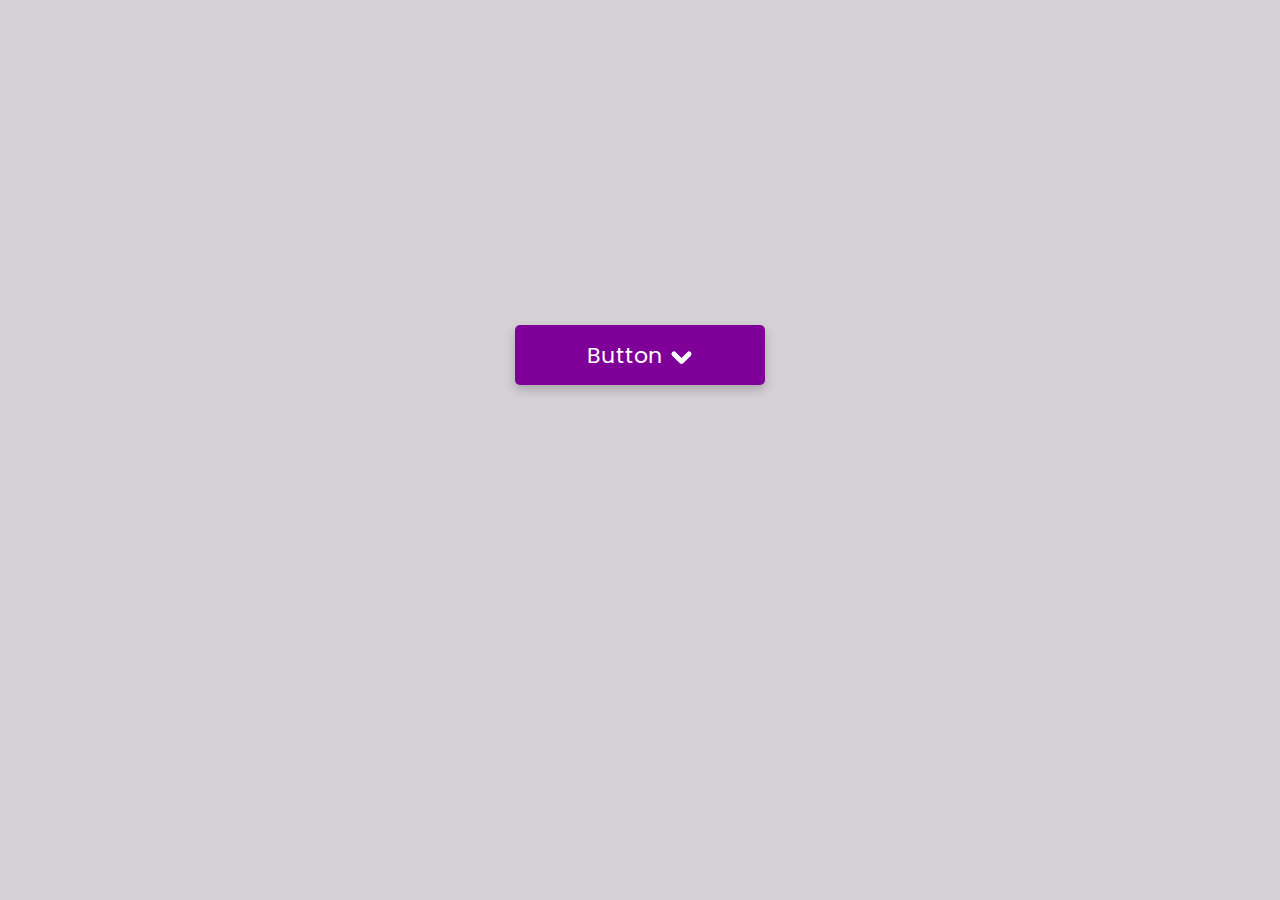
<file: dropdown-menu-css/index.html>
<html lang="en">

<head>
    <meta charset="UTF-8">
    <meta name="viewport" content="width=device-width, initial-scale=1.0">
    <title>Document</title>
    <style>
        /* General CSS */
        @import url('https://fonts.googleapis.com/css2?family=Poppins:wght@600&display=swap');

        * {
            margin: 0;
            padding: 0;
            box-sizing: border-box;
            font-family: 'Poppins', sans-serif;
        }

        body {
            display: flex;
            justify-content: center;
            align-items: center;
            min-height: 100vh;
            background: #d5d0d6;
        }

        /* Dropdown Menu.CSS */

        :root {
            --link-box-size: 250px;
            --link-dropdown-height: 60px;
            --link-dropdown-font-size: 22;
            --link-dropdown-border-radius: 5px;
            --icon-button-width: 15px;
            --icon-button-height: 5px;
            --icon-border-radius: 40px;
            --left-icon-move-left: 7px;
            --icon-move-top: 2px;
            --items-height: 160px;
            --items-margin-top: 63px;
            --items-a-tag-font-size: 20px;
            --items-a-tag-border-radius: 5px;
            --items-a-tag-margin-top: 2.5px;
        }

        .link-box {
            position: relative;
            width: var(--link-box-size);
            height: var(--link-box-size);
        }

        .link-dropdown {
            position: relative;
            width: 100%;
            height: var(--link-dropdown-height);
            background: #7f0099;
            color: #fff;
            font-size: var(--link-dropdown-font-size);
            display: flex;
            justify-content: center;
            align-items: center;
            border-radius: var(--link-dropdown-border-radius);
            cursor: pointer;
            box-shadow: 0 5px 10px rgba(0, 0, 0, .2);
        }

        .link-dropdown .left-icon,
        .link-dropdown .right-icon {
            position: relative;
            display: inline-block;
            width: var(--icon-button-width);
            height: var(--icon-button-height);
            background: #fff;
            border-radius: var(--icon-border-radius);
            top: var(--icon-move-top);
            transition: .5s;
        }

        .link-dropdown .left-icon {
            left: var(--left-icon-move-left);
            transform: rotate(45deg);
        }

        .link-dropdown.active .left-icon {
            transform: rotate(135deg);
        }

        .link-dropdown .right-icon {
            transform: rotate(-45deg);
        }

        .link-dropdown.active .right-icon {
            transform: rotate(-135deg);
        }

        .link-dropdown .items {
            position: absolute;
            top: var(--items-margin-top);
            left: 0;
            width: 100%;
            height: var(--items-height);
            overflow: hidden;
            visibility: hidden;
        }

        .link-dropdown.active .items {
            visibility: visible;
        }

        .link-dropdown .items a {
            position: relative;
            display: flex;
            font-size: var(--items-a-tag-font-size);
            background: #fff;
            color: #7f0099;
            border-radius: var(--items-a-tag-border-radius);
            text-decoration: none;
            padding: 10px 15px;
            margin-top: var(--items-a-tag-margin-top);
            z-index: 1;
            overflow: hidden;
            transition: .5s;
            left: 100%;
            transition-delay: calc(60ms * var(--i));
        }

        .link-dropdown.active .items a {
            left: 0;
        }

        .link-dropdown .items a:hover {
            color: #fff;
        }

        .link-dropdown .items a span {
            position: absolute;
            top: 0;
            left: 0;
            width: 100%;
            height: 100%;
            background-color: #bb00e0;
            z-index: -1;
            border-radius: inherit;
            transform: rotate(160deg);
            transform-origin: right;
            transition: .5s;
        }

        .link-dropdown .items a:hover span {
            transform: rotate(0deg);
        }
    </style>
</head>

<body>
    <!-- Dropdown Menu -->
    <div class="link-box">
        <div class="link-dropdown">Button
            <span class="left-icon"></span>
            <span class="right-icon"></span>
            <div class="items">
                <a style="--i: 1" href=""><span></span>HTML</a>
                <a style="--i: 2" href=""><span></span>CSS</a>
                <a style="--i: 3" href=""><span></span>JavaScript</a>
            </div>
        </div>
    </div>
    <script>
        // Dropdown Menu.Java Script
        const dropdownElement = document.querySelector('.link-dropdown');
        dropdownElement.addEventListener('click', () => {
            dropdownElement.classList.toggle('active')
        });
    </script>
</body>

</html>
</file>
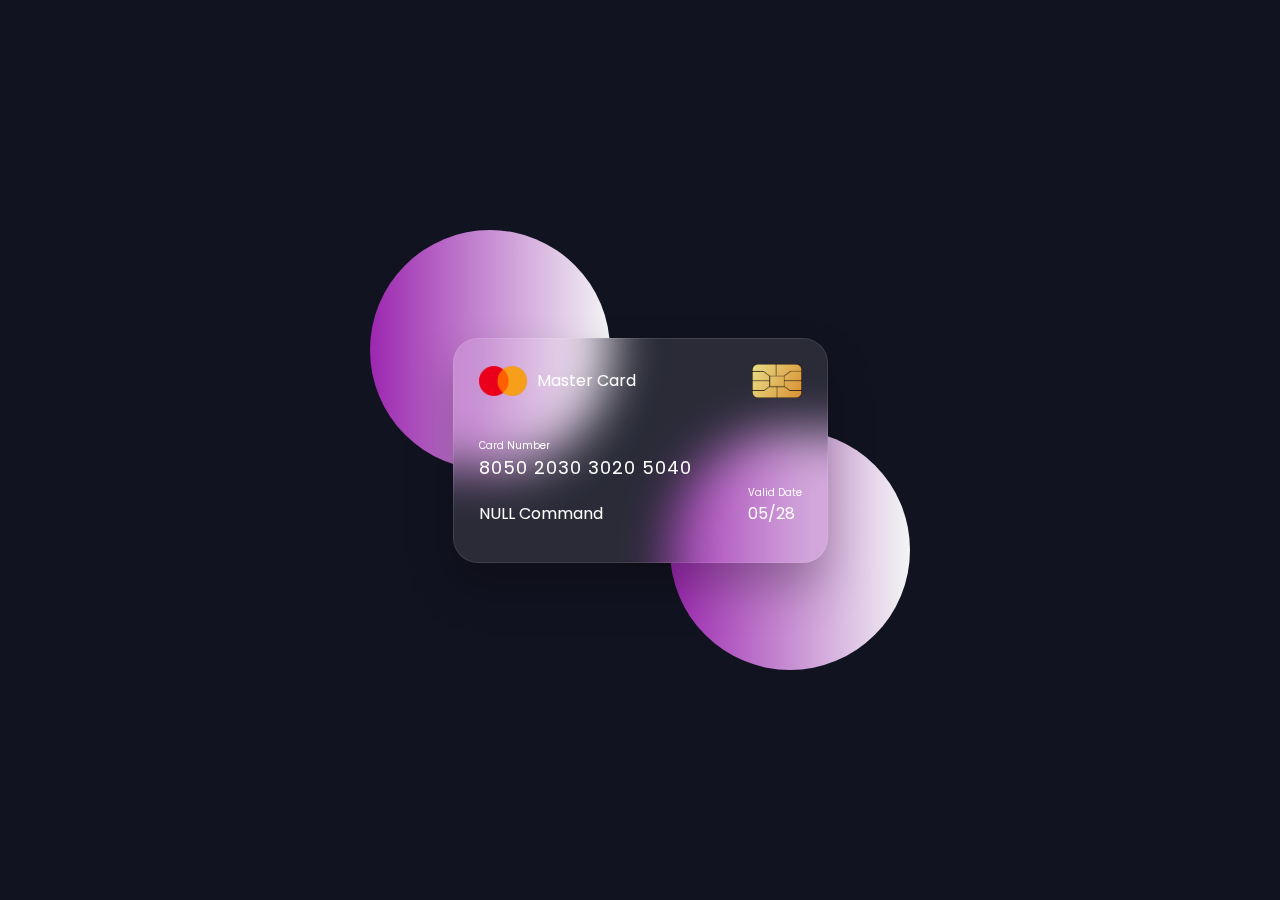
<file: flipping-card-css/index.html>
<html lang="en">

<head>
    <meta charset="UTF-8">
    <meta name="viewport" content="width=device-width, initial-scale=1.0">
    <title>Document</title>
    <!-- Flipping Card UI.Import CSS File -->
    <link rel="stylesheet" href="styles.css">
    <!--  -->
</head>

<body>
    <!-- Flipping Card UI -->
    <section>
        <div class="container">
            <div class="card front-face">
                <header>
                    <span class="logo">
                        <img src="assets/images/logo.png" alt="">
                        <h5>Master Card</h5>
                    </span>
                    <img class="chip" src="assets/images/chip.png" alt="">
                </header>

                <div class="card-details">
                    <div class="name-number">
                        <h6>Card Number</h6>
                        <h5 class="number">8050 2030 3020 5040</h5>
                        <h5 class="name">NULL Command</h5>
                    </div>
                    <div class="valid-date">
                        <h6>Valid Date</h6>
                        <h5>05/28</h5>
                    </div>
                </div>
            </div>
            <div class="card back-face">
                <h6>For customer service call +977 4343 3433 or email at mastercard@gmail.com</h6>
                <span class="magnetic-strip">
                </span>
                <div class="signature"><i>005</i></div>
                <h5>
                    Welcome to OpenFXT! Thank you for visiting my platform – a collection of free tools, services, and
                    extensions developed by me, under the name NULL Command.
                </h5>
            </div>
        </div>
    </section>
    <!--  -->
</body>

</html>
</file>
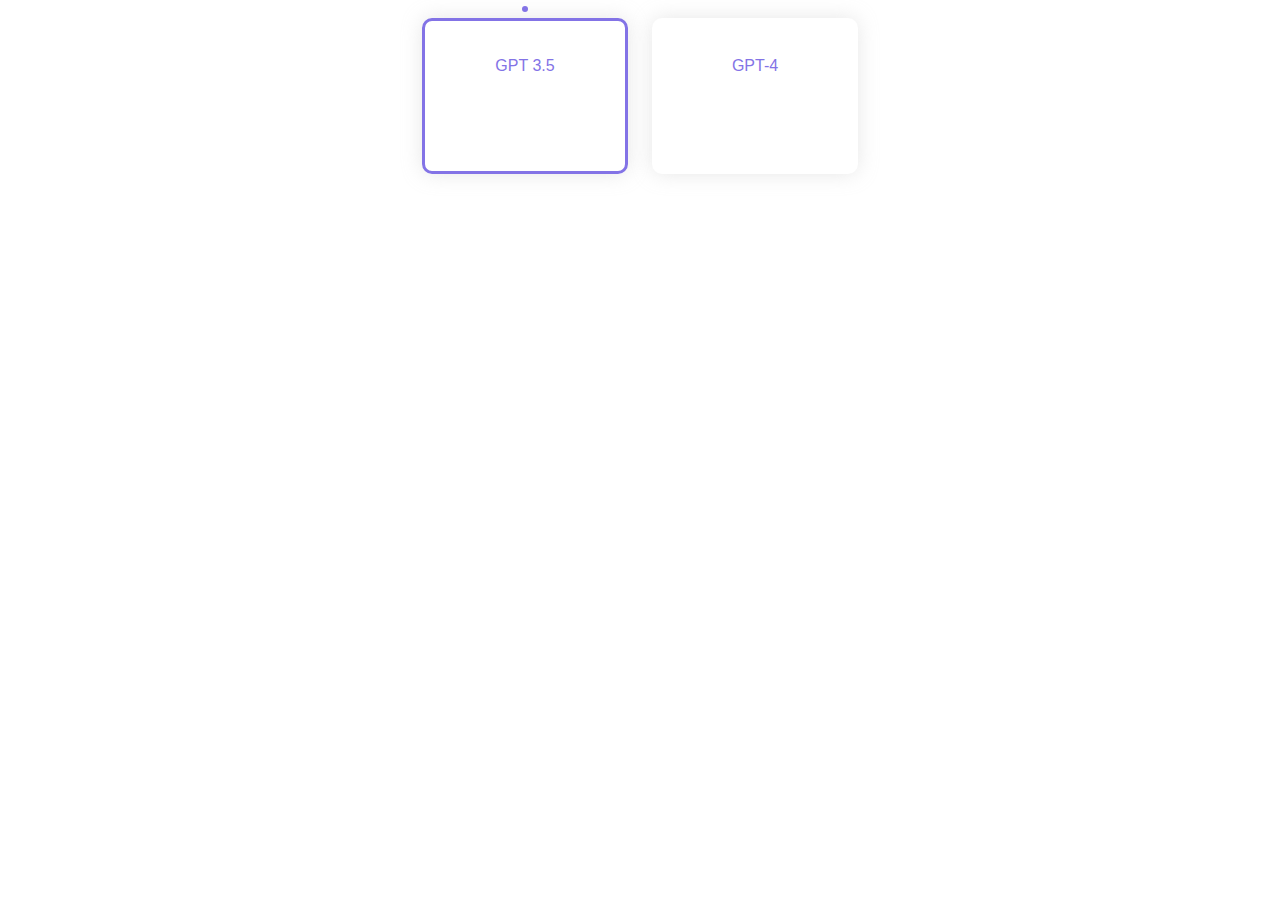
<file: input-radio-css/index.html>
<html lang="en">

<head>
    <meta charset="UTF-8">
    <meta name="viewport" content="width=device-width, initial-scale=1.0">
    <title>Document</title>
    <!-- Radio Option.Import CSS File -->
    <link rel="stylesheet" href="styles.css">
    <!--  -->
    <!-- Radio Option.Icons8 CDN Import -->
    <link rel="stylesheet"
        href="https://maxst.icons8.com/vue-static/landings/line-awesome/line-awesome/1.3.0/css/line-awesome.min.css">
    <!--  -->
</head>

<body>
    <!-- Radio Option -->
    <div class="model-radio-option">
        <label class="model-custom-radio-style">
            <input checked type="radio" name="radio">
            <span class="model-btn"><i class="las la-check"></i>
                <div class="model-icon">
                    <i class="las la-object-ungroup"></i>
                    </i>
                    <h3>GPT 3.5</h3>
                </div>
            </span>
        </label>
        <label class="model-custom-radio-style">
            <input type="radio" name="radio">
            <span class="model-btn"><i class="las la-check"></i>
                <div class="model-icon">
                    <i class="las la-vector-square"></i>
                    </i>
                    <h3>GPT-4</h3>
                </div>
            </span>
        </label>
    </div>
    <!--  -->
</body>

</html>
</file>
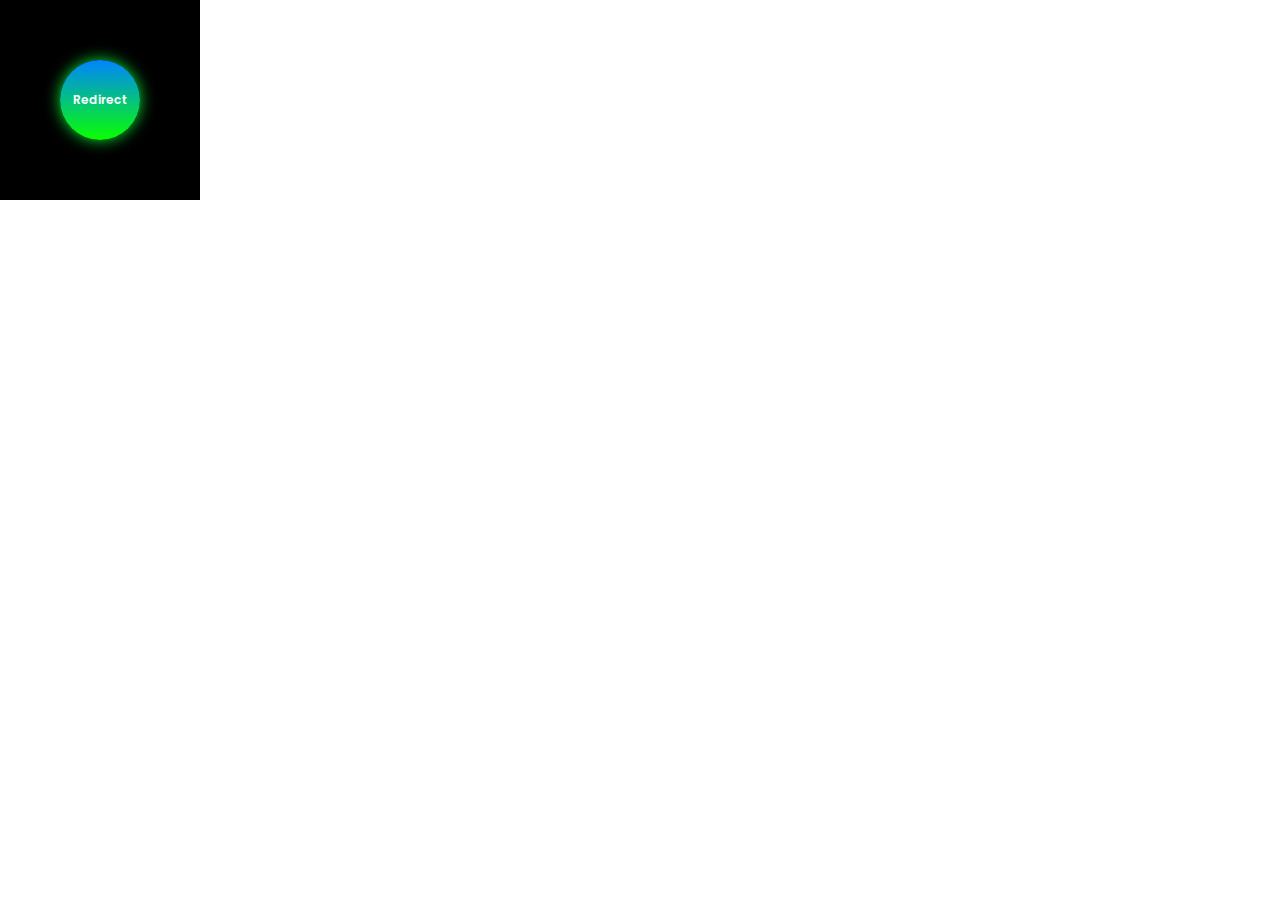
<file: redirect-button-css/index.html>
<html lang="en">

<head>
    <meta charset="UTF-8">
    <meta name="viewport" content="width=device-width, initial-scale=1.0">
    <title>Document</title>
    <!-- A Tag Design.CSS -->
    <style>
        @import url('https://fonts.googleapis.com/css2?family=Poppins:wght@300;400;500;600&display=swap');

        * {
            margin: 0;
            padding: 0;
            box-sizing: border-box;
        }

        :root {
            --container-btn-in-size: 200px;
        }

        .btn-container {
            position: fixed;
            top: 0;
            left: 0;
            width: var(--container-btn-in-size);
            height: var(--container-btn-in-size);
            display: flex;
            justify-content: center;
            align-items: center;
            overflow: hidden;
            font-family: "Poppins", system-ui;
            font-weight: 600;
            font-style: normal;
            background: rgb(0, 0, 0);
        }

        a {
            text-decoration: none;
        }

        .chatfxt-redirect-btn {
            display: box;
            position: relative;
            width: 80px;
            height: 80px;
            background: linear-gradient(to bottom, rgb(0, 132, 255) 0%, rgb(9, 255, 0) 100%);
            box-shadow: 0 0 15px rgb(1, 230, 50);
            border-radius: 50%;
            text-align: center;
            text-decoration: none;
            color: white;
            line-height: 80px;
            font-size: 12px;
        }

        .chatfxt-redirect-btn::before {
            display: block;
            position: absolute;
            z-index: -1;
            width: 100%;
            height: 100%;
            border-radius: 50%;
            background: rgb(9, 255, 0);
            opacity: 0;
            content: '';
            animation: pulse 1s infinite;
        }

        .chatfxt-redirect-btn.is-clicked {
            background: linear-gradient(to bottom, gray 0%, dimgray 100%);
        }

        .chatfxt-redirect-btn.is-clicked:before {
            animation: blastOut 1s;
        }

        @keyframes pulse {
            from {
                transform: scale(1);
                opacity: .4;
            }

            to {
                transform: scale(1.9);
                opacity: 0;
            }
        }

        @keyframes blastOut {
            from {
                transform: scale(0.9);
                opacity: .4;
            }

            to {
                transform: scale(10);
                opacity: 0;
            }
        }
    </style>
    <!-- Import Ajax -->
    <script src="https://ajax.googleapis.com/ajax/libs/jquery/3.7.1/jquery.min.js"></script>
</head>

<body>
    <!-- A Tag Design -->
    <div class="btn-container">
        <a class="chatfxt-redirect-btn" href="#">Redirect</a>
    </div>
    <!-- A Tag Design.Script -->
    <script>
        $(function () {
            $('.chatfxt-redirect-btn').click(function () {
                $(this).toggleClass('is-clicked');
            });
        });
    </script>
</body>

</html>
</file>
<file: flipping-card-css/styles.css>
@import url('https://fonts.googleapis.com/css2?family=Poppins:wght@300;400;500;600&display=swap');

* {
    margin: 0;
    padding: 0;
    box-sizing: border-box;
    font-family: "Poppins", sans-serif;
}


/* Flipping Card UI.CSS */
:root {
    --section-background-color: #121321;
    --section-before-element-size: 240px;
    --background-color-section-before: linear-gradient(90deg, #9c27b0, #f3f5f5);
    --container-height: 225px;
    --container-width: 375px;
    --card-background-color: rgba(255, 255, 255, 0.1);
    --logo-width: 48px;
    --chip-width: 50px;
}

section {
    display: flex;
    align-items: center;
    justify-content: center;
    position: relative;
    min-height: 100vh;
    width: 100%;
    background: var(--section-background-color);
    color: #fff;
}

section::before {
    border-radius: 50%;
    content: "";
    position: absolute;
    height: var(--section-before-element-size);
    width: var(--section-before-element-size);
    background: var(--background-color-section-before);
    transform: translate(-150px, -100px);
    perspective: 1000px;
}

section::after {
    border-radius: 50%;
    content: "";
    position: absolute;
    height: var(--section-before-element-size);
    width: var(--section-before-element-size);
    background: var(--background-color-section-before);
    transform: translate(150px, 100px);
}

.container {
    position: relative;
    width: var(--container-width);
    height: var(--container-height);
    z-index: 100;
    transition: .6s;
    transform-style: preserve-3d;
}

.container:hover {
    transform: rotateY(180deg);
}

.container .card {
    position: absolute;
    padding: 25px;
    height: 100%;
    width: 100%;
    border-radius: 25px;
    backdrop-filter: blur(25px);
    box-shadow: 0 25px 45px rgba(0, 0, 0, 0.25);
    background: var(--card-background-color);
    border: 1px solid rgba(255, 255, 255, 0.1);
    backface-visibility: hidden;
}

.front-face .logo img {
    width: var(--logo-width);
    margin-right: 10px;
}

.front-face .chip {
    width: var(--chip-width);
}

.front-face header,
.front-face .logo {
    display: flex;
    align-items: center;
}

.front-face header {
    justify-content: space-between;
}

h5 {
    font-size: 16px;
    font-weight: 400;
}

.front-face .card-details {
    display: flex;
    margin-top: 40px;
    align-items: flex-end;
    justify-content: space-between;
}

h6 {
    font-size: 10px;
    font-weight: 400;
}

h5.number {
    font-size: 18px;
    letter-spacing: 1px;
}

h5.name {
    margin-top: 20px;
}

.card.back-face {
    border: none;
    padding: 15px 25px 25px 25px;
    transform: rotateY(180deg);
}

.card.back-face h6 {
    font-size: 8px;
}

.card.back-face .magnetic-strip {
    position: absolute;
    height: 45px;
    width: 100%;
    top: 40px;
    left: 0;
    background: #000;
}

.card.back-face .signature {
    display: flex;
    justify-content: flex-end;
    align-items: center;
    margin-top: 80px;
    height: 40px;
    width: 85%;
    border-radius: 6px;
    background: repeating-linear-gradient(#fff, #fff 3px, #efefef 0px, #efefef 9px);
}

.signature i {
    color: #000;
    font-size: 12px;
    border-radius: 4px;
    margin-right: -30px;
    background-color: #fff;
    z-index: -1;
}

.card.back-face h5 {
    font-size: 8px;
    margin-top: 15px;
}
/*  */
</file>
<file: input-radio-css/styles.css>
/* Radio Option.CSS */

:root {
    --model-radio-option-width: 500px;
    --model-btn-width: 40%;
    --model-btn-height: 150px;
    --model-btn-model-icon-size: 80px;
    --main-color: #8373e6;
}

.model-radio-option {
    width: var(--model-radio-option-width);
    margin: 0 auto;
    text-align: center;
}

.model-custom-radio-style input {
    display: none;
}

.model-btn {
    margin: 10px;
    width: var(--model-btn-width);
    height: var(--model-btn-height);
    border: 3px solid transparent;
    display: inline-block;
    border-radius: 10px;
    position: relative;
    text-align: center;
    box-shadow: 0 0 20px #c3c3c367;
    cursor: pointer;
}

.model-btn > i {
    color: #fff;
    background-color: var(--main-color);
    font-size: 20px;
    position: absolute;
    top: -15px;
    left: 50%;
    transform: translateX(-50%) scale(4);
    border-radius: 50px;
    padding: 3px;
    transition: .2s;
    pointer-events: none;
    opacity: 0;
}

.model-btn .model-icon {
    width: var(--model-btn-model-icon-size);
    height: var(--model-btn-model-icon-size);
    position: absolute;
    top: 40%;
    left: 50%;
    transform: translate(-50%, -50%);
}

.model-btn .model-icon i {
    color: var(--main-color);
    line-height: 60px;
    font-size: 50px;
}

.model-btn .model-icon h3 {
    color: var(--main-color);
    font-family: "Raleway", sans-serif;
    font-size: 16px;
    font-weight: 400;
    text-transform: uppercase;
}

.model-custom-radio-style input:checked + .model-btn {
    border: 3px solid var(--main-color);
}

.model-custom-radio-style input:checked + .model-btn > i {
    opacity: 1;
    transform: translateX(-50%) scale(1);
}
/*  */
</file>
